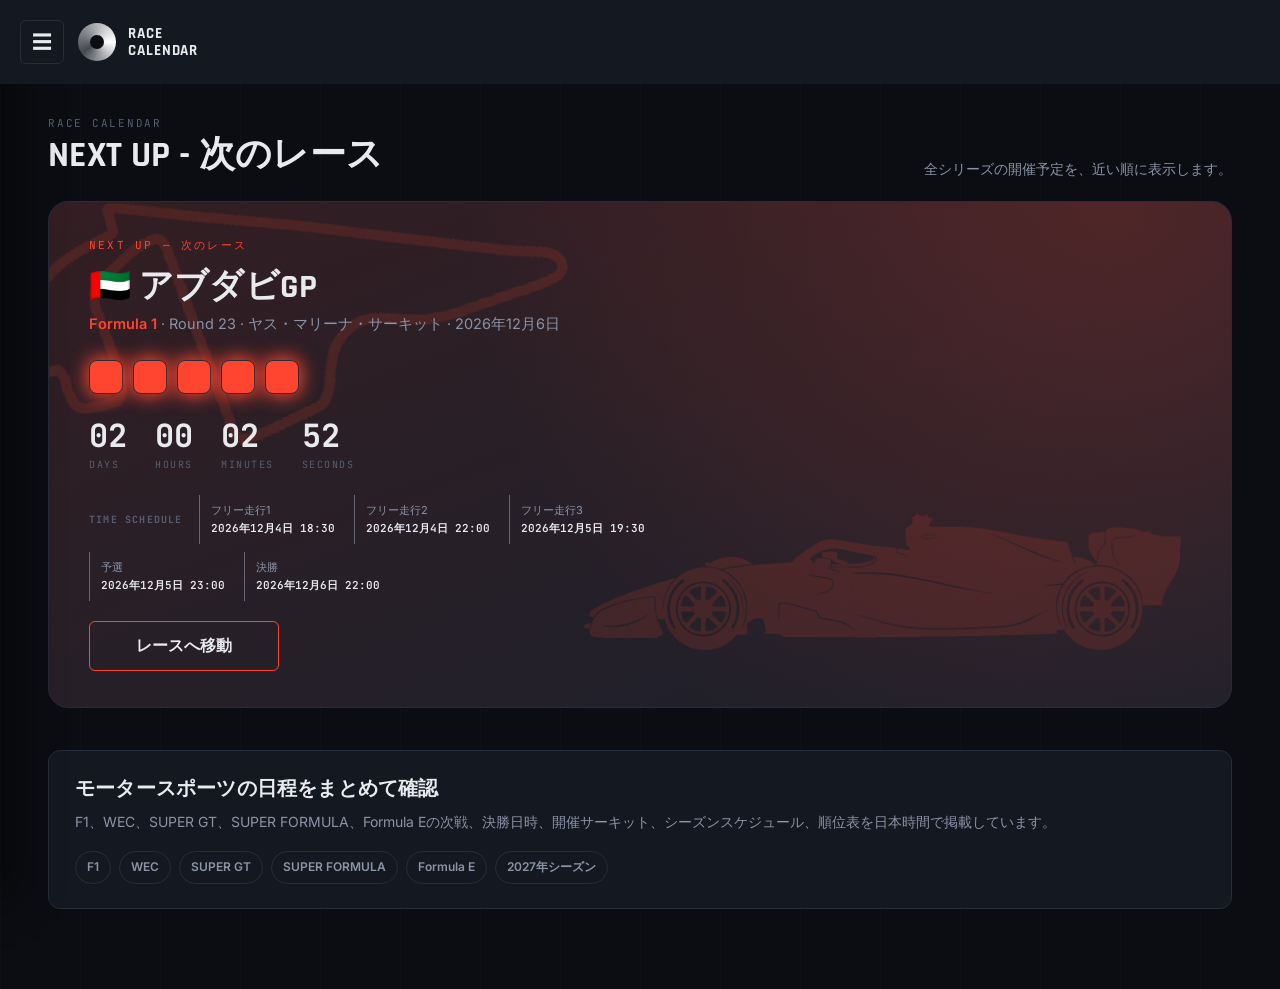
<file: index.html>
<!--
  RACE CALENDAR — モータースポーツ観戦カレンダー
  ================================================
  ファイル構成（すべて同じフォルダに置いて index.html を開いてください。
  サブフォルダは使っていません）:
    index.html            … 画面の骨組み（このファイル）
    styles.css            … 見た目（レイアウト・配色・レスポンシブ対応）
    script.js              … 画面の動作（カレンダー描画・モーダル表示など）
    series-f1.js            ┐
    series-wec.js            │
    series-supergt.js        │ シリーズごとのレースデータ（日程・
    series-superformula.js   │ セッション・順位表）。script.js より
    series-formulae.js      ┘ 集約される
  中身は id="..." を付けた空の入れ物（div など）を用意しておき、
  script.js がその中身を毎回作り直す「描画関数」方式になっています。

  ◆ 車のシルエット／コース図を好きな画像に差し替えたい場合
  各 series-◯◯.js の中で、以下のように「画像ファイルへのパス」を追加すると、
  自動生成の線画の代わりに、その画像をシリーズのテーマカラーで
  表示します。透明PNGを使うと、透明部分を保ったままきれいに表示されます。
  画像は images フォルダに置き、スラッシュ（/）区切りで指定してください。
    ・シリーズ全体の車シルエットを変える → シリーズの "carImage": "images/任意のファイル名.png"
      例）"id": "f1", "carImage": "images/f1-car.png", ...
    ・特定のレース1つのコース図を変える → そのレースの "trackImage": "images/任意のファイル名.png"
      例）{ "round":1, "name":"...", "trackImage":"images/suzuka-map.png", ... }
  透明PNG（背景が透明なシルエットや図）を使うと自然になじみます。
-->
<!DOCTYPE html>
<html lang="ja">
<head>
<meta charset="UTF-8">
<meta name="viewport" content="width=device-width, initial-scale=1.0">
<title>RACE CALENDAR — モータースポーツ観戦カレンダー</title>
<meta name="description" content="F1、WEC、SUPER GT、SUPER FORMULA、Formula Eのレース日程、決勝開始時刻、サーキット、順位表を日本時間でまとめて確認できるモータースポーツカレンダーです。">
<meta name="robots" content="index, follow, max-image-preview:large">
<meta name="google-site-verification" content="Ce-ZVCruUuvqPMZ5EYqpmy9wGQrwwfwDOZL-1CFPQLg">
<meta name="theme-color" content="#10141d">
<meta property="og:locale" content="ja_JP">
<meta property="og:type" content="website">
<meta property="og:site_name" content="RACE CALENDAR">
<meta property="og:title" content="RACE CALENDAR — モータースポーツ観戦カレンダー">
<meta property="og:description" content="主要モータースポーツの次戦、日程、タイムスケジュール、順位表を日本時間で確認できます。">
<meta property="og:url" content="https://racecalendar98.github.io/racecalendar/">
<meta name="twitter:card" content="summary">
<meta name="twitter:title" content="RACE CALENDAR — モータースポーツ観戦カレンダー">
<meta name="twitter:description" content="主要モータースポーツの次戦、日程、タイムスケジュール、順位表を日本時間で確認できます。">
<link rel="canonical" id="canonicalLink" href="https://racecalendar98.github.io/racecalendar/">
<link rel="sitemap" type="application/xml" href="https://racecalendar98.github.io/racecalendar/sitemap.xml">
<link rel="icon" href="favicon.svg" type="image/svg+xml">
<link rel="preconnect" href="https://fonts.googleapis.com">
<link rel="preconnect" href="https://fonts.gstatic.com" crossorigin>
<link href="https://fonts.googleapis.com/css2?family=Rajdhani:wght@500;600;700&family=Inter:wght@400;500;600&family=JetBrains+Mono:wght@400;500;700&display=swap" rel="stylesheet">
<link rel="stylesheet" href="styles.css?v=20260815-mobile-upcoming">
</head>
<body>

<header class="app-header">
  <button class="menu-toggle" id="menuToggle" aria-label="メニューを開く">☰</button>
  <a class="brand" id="homeButton" href="index.html" aria-label="ホームへ戻る">
    <span class="brand-mark"></span>
    <span class="brand-text">RACE<br>CALENDAR</span>
  </a>
</header>

<div class="app">
  <!-- サイドバー：中身の <nav id="seriesNav"> は空のままにしておき、
       JS の renderNav() がシリーズ一覧ボタンを流し込む -->
  <aside class="sidebar" id="sidebar">
    <button class="sidebar-collapse" id="sidebarCollapse" aria-label="サイドバーを折りたたむ" aria-pressed="false">‹</button>
    <div class="sidebar-label">シリーズを選択</div>
    <nav class="series-nav" id="seriesNav"></nav>
    <div class="sidebar-footer">
      <div class="clock-label">現在時刻 (JST)</div>
      <div class="clock" id="clock">--:--:--</div>
    </div>
  </aside>

  <main class="main">
    <!-- ホーム：全シリーズを横断して、直近のレースを表示する -->
    <section class="home-view" id="homeView">
      <div class="home-heading">
        <div>
          <div class="home-eyebrow">RACE CALENDAR</div>
          <h1>NEXT UP - 次のレース</h1>
        </div>
        <p>全シリーズの開催予定を、近い順に表示します。</p>
      </div>
      <div class="home-featured" id="homeFeatured"></div>
      <section class="home-upcoming-section">
        <div class="section-heading"><h2>まもなく開催</h2><span>UPCOMING RACES</span></div>
        <div class="home-upcoming" id="homeUpcoming"></div>
      </section>
      <section class="seo-intro" aria-labelledby="seoIntroTitle">
        <h2 id="seoIntroTitle">モータースポーツの日程をまとめて確認</h2>
        <p>F1、WEC、SUPER GT、SUPER FORMULA、Formula Eの次戦、決勝日時、開催サーキット、シーズンスケジュール、順位表を日本時間で掲載しています。</p>
        <nav class="seo-series-links" aria-label="シリーズ別レースカレンダー">
          <a href="?season=2026&amp;series=f1">F1</a>
          <a href="?season=2026&amp;series=wec">WEC</a>
          <a href="?season=2026&amp;series=supergt">SUPER GT</a>
          <a href="?season=2026&amp;series=superformula">SUPER FORMULA</a>
          <a href="?season=2026&amp;series=formulae">Formula E</a>
          <a href="2027/index.html?season=2027&amp;series=f1">2027年シーズン</a>
        </nav>
      </section>
    </section>

    <div class="series-view" id="seriesView" hidden>
    <div class="series-toolbar"><label class="season-picker" for="seasonSelect"><span>シーズン</span><select id="seasonSelect" aria-label="シーズンを選択"></select></label></div>
    <!-- ヒーロー：次のレース名・カウントダウン・背景の車シルエット。
         中の id 付き要素は renderHero() が毎回書き換える -->
    <section class="hero" id="hero">
      <div class="hero-car" id="heroCar"></div>
      <div class="hero-track" id="heroTrack" aria-hidden="true"></div>
      <div class="hero-content">
        <div class="hero-eyebrow">NEXT UP — 次のレース</div>
        <h1 class="hero-title" id="heroRaceName">読み込み中...</h1>
        <div class="hero-meta" id="heroMeta"></div>
        <div class="lights" id="lights" aria-hidden="true">
          <div class="light"></div><div class="light"></div><div class="light"></div><div class="light"></div><div class="light"></div>
        </div>
        <div class="countdown" id="countdown">
          <div class="cd-block"><span id="cdDays">--</span><label>DAYS</label></div>
          <div class="cd-block"><span id="cdHours">--</span><label>HOURS</label></div>
          <div class="cd-block"><span id="cdMins">--</span><label>MINUTES</label></div>
          <div class="cd-block"><span id="cdSecs">--</span><label>SECONDS</label></div>
        </div>
        <div class="hero-sessions" id="heroSessions" aria-label="タイムスケジュール"></div>
      </div>
    </section>

    <!-- 月間カレンダー：日付マスは renderCalendar() が月替わりのたびに全部作り直す -->
    <section class="calendar-section">
      <div class="cal-header">
        <button class="cal-nav-btn" id="prevMonth" aria-label="前の月">‹</button>
        <h2 id="monthLabel">-</h2>
        <button class="cal-nav-btn" id="nextMonth" aria-label="次の月">›</button>
      </div>
      <div class="cal-grid" id="calGrid"></div>
    </section>

    <!-- シーズンスケジュール一覧：レースカードは renderList() が生成 -->
    <section class="race-list-section">
      <h2 id="listTitle">シーズンスケジュール</h2>
      <div class="race-list" id="raceList"></div>
    </section>

    <!-- 順位表：renderStandings() がシリーズごとの公式データから生成 -->
    <section class="standings-section">
      <h2 id="standingsTitle">ランキング</h2>
      <div class="standings-switch" role="group" aria-label="順位表の表示切り替え">
        <button type="button" class="active" data-standings-mode="drivers">ドライバーズ</button>
        <button type="button" data-standings-mode="teams">チーム</button>
      </div>
      <div class="standings-note" id="standingsNote"></div>
      <div class="standings-table" id="standingsTable"></div>
    </section>
    </div>
  </main>
</div>

<!-- レース詳細モーダル：普段は非表示（.openが付くと画面中央に表示される）。
     openRaceModal() が呼ばれるとこの中身を書き換えて表示する -->
<div class="modal-overlay" id="modalOverlay">
  <div class="modal" role="dialog" aria-modal="true" aria-labelledby="modalRaceName">
    <button class="modal-close" id="modalClose" aria-label="閉じる">✕</button>
    <div class="modal-header">
      <div class="modal-track" id="modalTrack"></div>
      <div class="modal-title">
        <h3 id="modalRaceName">-</h3>
        <div class="sub" id="modalSub">-</div>
      </div>
    </div>
    <div class="modal-section-label">セッションスケジュール</div>
    <div class="session-list" id="modalSessions"></div>
  </div>
</div>

<!-- シリーズごとのデータファイル（レース日程・順位表など）。
     ここに書かれた順番がサイドバーの並び順になる。
     読み込み後、各ファイルが window.SERIES_DATA に自分のシリーズを追加していく。
     script.js（画面の動作を作るメインのコード）は必ずこれらより後で読み込む -->
<script src="series-f1.js"></script>
<script src="series-wec.js?v=20260813-lmgt3-teams"></script>
<script src="series-supergt.js"></script>
<script src="series-superformula.js?v=20260815-simple-race-names"></script>
<script src="series-formulae.js?v=20260818-final-standings"></script>
<script src="home.js?v=20260815-live-home-timer"></script>
<script src="seo.js?v=20260815-sitemap"></script>
<script src="script.js?v=20260815-sitemap"></script>
</body>
</html>
</file>
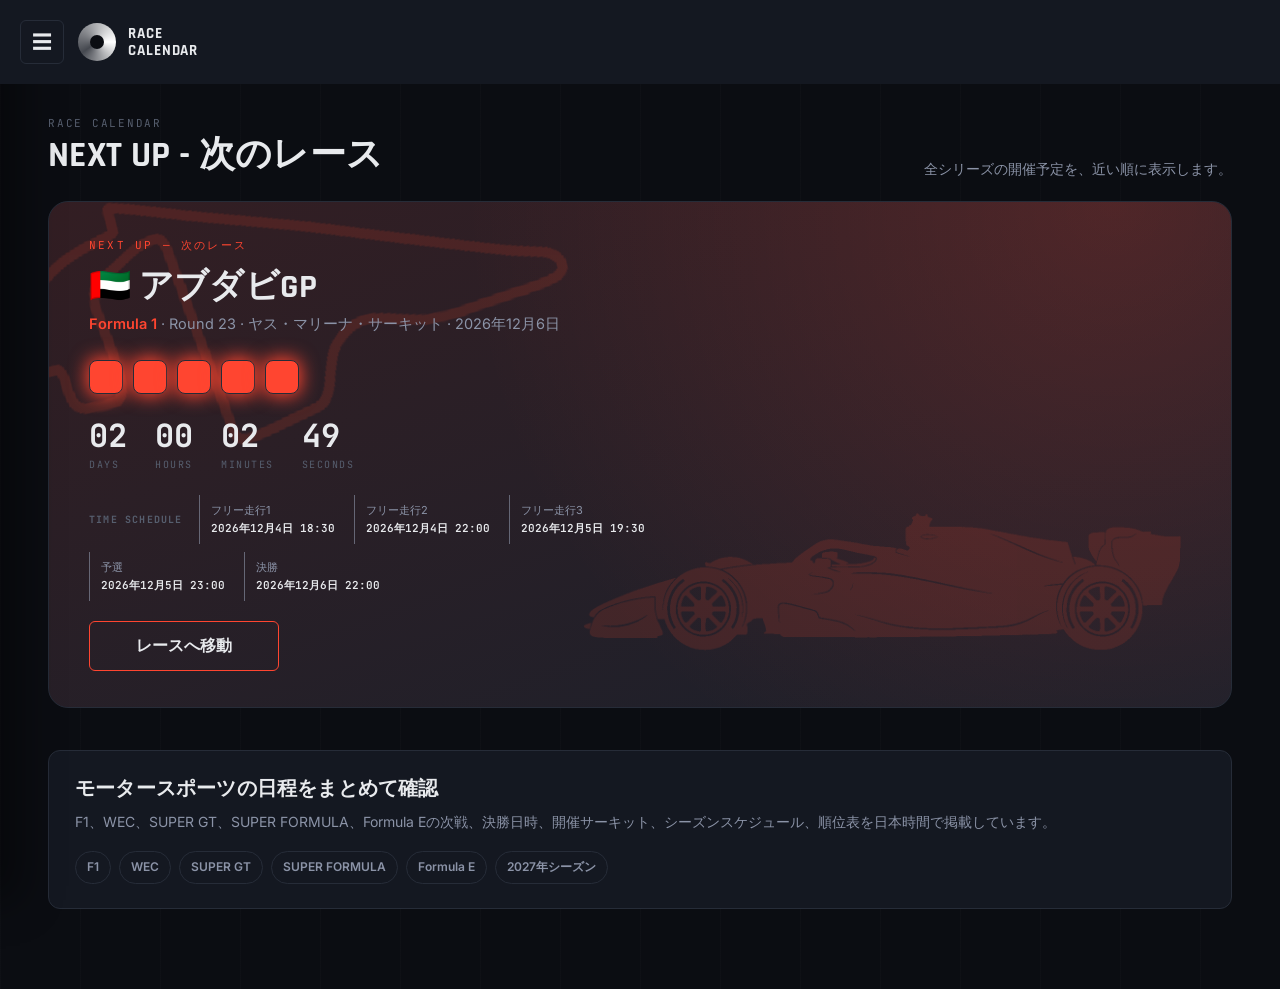
<file: 2027/index.html>
<!--
  RACE CALENDAR — モータースポーツ観戦カレンダー
  ================================================
  ファイル構成（すべて同じフォルダに置いて index.html を開いてください。
  サブフォルダは使っていません）:
    index.html            … 画面の骨組み（このファイル）
    styles.css            … 見た目（レイアウト・配色・レスポンシブ対応）
    script.js              … 画面の動作（カレンダー描画・モーダル表示など）
    series-f1.js            ┐
    series-wec.js            │
    series-supergt.js        │ シリーズごとのレースデータ（日程・
    series-superformula.js   │ セッション・順位表）。script.js より
    series-formulae.js      ┘ 集約される
  中身は id="..." を付けた空の入れ物（div など）を用意しておき、
  script.js がその中身を毎回作り直す「描画関数」方式になっています。

  ◆ 車のシルエット／コース図を好きな画像に差し替えたい場合
  各 series-◯◯.js の中で、以下のように「画像ファイルへのパス」を追加すると、
  自動生成の線画の代わりに、その画像をシリーズのテーマカラーで
  表示します。透明PNGを使うと、透明部分を保ったままきれいに表示されます。
  画像は images フォルダに置き、スラッシュ（/）区切りで指定してください。
    ・シリーズ全体の車シルエットを変える → シリーズの "carImage": "../images/任意のファイル名.png"
      例）"id": "f1", "carImage": "../images/f1-car.png", ...
    ・特定のレース1つのコース図を変える → そのレースの "trackImage": "../maps/任意のファイル名.png"
      例）{ "round":1, "name":"...", "trackImage":"../maps/suzuka-map.png", ... }
  透明PNG（背景が透明なシルエットや図）を使うと自然になじみます。
-->
<!DOCTYPE html>
<html lang="ja">
<head>
<meta charset="UTF-8">
<meta name="viewport" content="width=device-width, initial-scale=1.0">
<title>2027年 モータースポーツ日程 | RACE CALENDAR</title>
<meta name="description" content="2027年のF1、WEC、SUPER GT、SUPER FORMULA、Formula Eの日程、決勝開始時刻、開催サーキットを日本時間で確認できます。">
<meta name="robots" content="index, follow, max-image-preview:large">
<meta name="theme-color" content="#10141d">
<meta property="og:locale" content="ja_JP">
<meta property="og:type" content="website">
<meta property="og:site_name" content="RACE CALENDAR">
<meta property="og:title" content="2027年 モータースポーツ日程 | RACE CALENDAR">
<meta property="og:description" content="2027年の主要モータースポーツの日程と開催サーキットを確認できます。">
<meta property="og:url" content="https://racecalendar98.github.io/racecalendar/2027/">
<meta name="twitter:card" content="summary">
<meta name="twitter:title" content="2027年 モータースポーツ日程 | RACE CALENDAR">
<meta name="twitter:description" content="2027年の主要モータースポーツの日程と開催サーキットを確認できます。">
<link rel="canonical" id="canonicalLink" href="https://racecalendar98.github.io/racecalendar/2027/">
<link rel="sitemap" type="application/xml" href="https://racecalendar98.github.io/racecalendar/sitemap.xml">
<link rel="icon" href="../favicon.svg" type="image/svg+xml">
<link rel="preconnect" href="https://fonts.googleapis.com">
<link rel="preconnect" href="https://fonts.gstatic.com" crossorigin>
<link href="https://fonts.googleapis.com/css2?family=Rajdhani:wght@500;600;700&family=Inter:wght@400;500;600&family=JetBrains+Mono:wght@400;500;700&display=swap" rel="stylesheet">
<link rel="stylesheet" href="styles.css?v=20260815-f1-awaiting">
</head>
<body>

<header class="app-header">
  <button class="menu-toggle" id="menuToggle" aria-label="メニューを開く">☰</button>
  <a class="brand" id="homeButton" href="../index.html" aria-label="ホームへ戻る">
    <span class="brand-mark"></span>
    <span class="brand-text">RACE<br>CALENDAR</span>
  </a>
</header>

<div class="app">
  <!-- サイドバー：中身の <nav id="seriesNav"> は空のままにしておき、
       JS の renderNav() がシリーズ一覧ボタンを流し込む -->
  <aside class="sidebar" id="sidebar">
    <button class="sidebar-collapse" id="sidebarCollapse" aria-label="サイドバーを折りたたむ" aria-pressed="false">‹</button>
    <div class="sidebar-label">シリーズを選択</div>
    <nav class="series-nav" id="seriesNav"></nav>
    <div class="sidebar-footer">
      <div class="clock-label">現在時刻 (JST)</div>
      <div class="clock" id="clock">--:--:--</div>
    </div>
  </aside>

  <main class="main">
    <!-- ホーム：全シリーズを横断して、直近のレースを表示する -->
    <section class="home-view" id="homeView">
      <div class="home-heading">
        <div>
          <div class="home-eyebrow">RACE CALENDAR</div>
          <h1>NEXT UP - 次のレース</h1>
        </div>
        <p>全シリーズの開催予定を、近い順に表示します。</p>
      </div>
      <div class="home-featured" id="homeFeatured"></div>
      <section class="home-upcoming-section">
        <div class="section-heading"><h2>まもなく開催</h2><span>UPCOMING RACES</span></div>
        <div class="home-upcoming" id="homeUpcoming"></div>
      </section>
      <section class="seo-intro" aria-labelledby="seoIntroTitle">
        <h2 id="seoIntroTitle">2027年のモータースポーツ日程</h2>
        <p>F1、WEC、SUPER GT、SUPER FORMULA、Formula Eの決勝日、開催サーキット、シーズンスケジュールを掲載しています。</p>
        <nav class="seo-series-links" aria-label="2027年シリーズ別レースカレンダー">
          <a href="?season=2027&amp;series=f1">F1</a>
          <a href="?season=2027&amp;series=wec">WEC</a>
          <a href="?season=2027&amp;series=supergt">SUPER GT</a>
          <a href="?season=2027&amp;series=superformula">SUPER FORMULA</a>
          <a href="?season=2027&amp;series=formulae">Formula E</a>
          <a href="../index.html?season=2026&amp;series=f1">2026年シーズン</a>
        </nav>
      </section>
    </section>

    <div class="series-view" id="seriesView" hidden>
    <div class="series-toolbar"><label class="season-picker" for="seasonSelect"><span>シーズン</span><select id="seasonSelect" aria-label="シーズンを選択"></select></label></div>
    <!-- ヒーロー：次のレース名・カウントダウン・背景の車シルエット。
         中の id 付き要素は renderHero() が毎回書き換える -->
    <section class="hero" id="hero">
      <div class="hero-car" id="heroCar"></div>
      <div class="hero-track" id="heroTrack" aria-hidden="true"></div>
      <div class="hero-content">
        <div class="hero-eyebrow">NEXT UP — 次のレース</div>
        <h1 class="hero-title" id="heroRaceName">読み込み中...</h1>
        <div class="hero-meta" id="heroMeta"></div>
        <div class="lights" id="lights" aria-hidden="true">
          <div class="light"></div><div class="light"></div><div class="light"></div><div class="light"></div><div class="light"></div>
        </div>
        <div class="countdown" id="countdown">
          <div class="cd-block"><span id="cdDays">--</span><label>DAYS</label></div>
          <div class="cd-block"><span id="cdHours">--</span><label>HOURS</label></div>
          <div class="cd-block"><span id="cdMins">--</span><label>MINUTES</label></div>
          <div class="cd-block"><span id="cdSecs">--</span><label>SECONDS</label></div>
        </div>
        <div class="hero-sessions" id="heroSessions" aria-label="タイムスケジュール"></div>
      </div>
    </section>

    <!-- 月間カレンダー：日付マスは renderCalendar() が月替わりのたびに全部作り直す -->
    <section class="calendar-section">
      <div class="cal-header">
        <button class="cal-nav-btn" id="prevMonth" aria-label="前の月">‹</button>
        <h2 id="monthLabel">-</h2>
        <button class="cal-nav-btn" id="nextMonth" aria-label="次の月">›</button>
      </div>
      <div class="cal-grid" id="calGrid"></div>
    </section>

    <!-- シーズンスケジュール一覧：レースカードは renderList() が生成 -->
    <section class="race-list-section">
      <h2 id="listTitle">シーズンスケジュール</h2>
      <div class="race-list" id="raceList"></div>
    </section>

    <!-- 順位表：renderStandings() がシリーズごとの順位データから生成 -->
    <section class="standings-section">
      <h2 id="standingsTitle">ランキング</h2>
      <div class="standings-switch" role="group" aria-label="順位表の表示切り替え">
        <button type="button" class="active" data-standings-mode="drivers">ドライバーズ</button>
        <button type="button" data-standings-mode="teams">チーム</button>
      </div>
      <div class="standings-note" id="standingsNote"></div>
      <div class="standings-table" id="standingsTable"></div>
    </section>
    </div>
  </main>
</div>

<!-- レース詳細モーダル：普段は非表示（.openが付くと画面中央に表示される）。
     openRaceModal() が呼ばれるとこの中身を書き換えて表示する -->
<div class="modal-overlay" id="modalOverlay">
  <div class="modal" role="dialog" aria-modal="true" aria-labelledby="modalRaceName">
    <button class="modal-close" id="modalClose" aria-label="閉じる">✕</button>
    <div class="modal-header">
      <div class="modal-track" id="modalTrack"></div>
      <div class="modal-title">
        <h3 id="modalRaceName">-</h3>
        <div class="sub" id="modalSub">-</div>
      </div>
    </div>
    <div class="modal-section-label">セッションスケジュール</div>
    <div class="session-list" id="modalSessions"></div>
  </div>
</div>

<!-- シリーズごとのデータファイル（レース日程・順位表など）。
     ここに書かれた順番がサイドバーの並び順になる。
     読み込み後、各ファイルが window.SERIES_DATA に自分のシリーズを追加していく。
     script.js（画面の動作を作るメインのコード）は必ずこれらより後で読み込む -->
<script src="series-f1.js?v=20260815-f1-awaiting"></script>
<script src="series-wec.js?v=20260815-shared-assets"></script>
<script src="series-supergt.js?v=20260815-shared-assets"></script>
<script src="series-superformula.js?v=20260815-shared-assets"></script>
<script src="series-formulae.js?v=20260815-brandshatch-png"></script>
<script src="home.js?v=20260815-live-home-timer"></script>
<script src="../seo.js?v=20260815-sitemap"></script>
<script src="script.js?v=20260815-f1-awaiting"></script>
</body>
</html>
</file>
<file: styles.css>
/* ==========================================================
     配色・共通トークン
     ここで定義した色や角丸のサイズを、下のあらゆるパーツが
     var(--◯◯) の形で参照している。色を変えたい時はここだけ直せばよい。
     --accent は「現在選択中のシリーズの色」を指し、
     JavaScript 側で switch のたびに document.documentElement の
     スタイルとして書き換えている（例: var(--red) → var(--blue)）。
     ========================================================== */
  :root{
    --bg:#0B0D12;          /* ページ全体の背景色（濃いアスファルト色） */
    --surface:#141821;      /* カードやサイドバーなど「面」の背景色 */
    --surface-alt:#1B202B;  /* surface よりわずかに明るい面（ホバー時など） */
    --line:#262C38;         /* 境界線の色 */
    --text:#E8EAED;         /* 主要な文字色 */
    --text-dim:#8B93A7;     /* 補助的な文字色（サーキット名など） */
    --text-faint:#565E6E;   /* さらに目立たせない文字色（ラベルなど） */
    /* --- 各レースシリーズのテーマカラー（色見本） --- */
    --red:#FF4530;      /* F1 */
    --amber:#FFB020;    /* SUPER GT */
    --green:#3DFF8C;    /* 決勝スタートランプ点灯時の色にも使用 */
    --blue:#3DA8FF;     /* WEC */
    --purple:#B47DFF;   /* 予備 */
    --orange:#FF8A3D;   /* SUPER FORMULA */
    --teal:#2DD4BF;     /* SUPER耐久 */
    --lime:#C6FF3D;     /* Formula E */
    --pink:#FF5FA8;     /* 予備 */
    --gold:#FFC94D;     /* 順位表の1位ハイライト用 */
    --radius-s:6px;   /* 小さい角丸（ボタンなど） */
    --radius-m:12px;  /* 中くらいの角丸（カードなど） */
    --radius-l:20px;  /* 大きい角丸（セクション全体など） */
    --accent: var(--red); /* 現在選択中シリーズのテーマカラー（JSで動的に切替） */
  }

  /* ページ全体の初期化（余白リセット・箱の計算方法を統一） */
  *{box-sizing:border-box; margin:0; padding:0;}
  html{scroll-behavior:smooth;}
  body{
    background:var(--bg);
    color:var(--text);
    font-family:'Inter', sans-serif;
    min-height:100vh;
    background-image:repeating-linear-gradient(90deg, rgba(255,255,255,0.015) 0px, rgba(255,255,255,0.015) 1px, transparent 1px, transparent 80px);
  }
  /* ホームは無地、シリーズ画面だけ選択中のテーマカラーで背景を染める。 */
  body.series-active{
    background-image:
      radial-gradient(circle at 85% -10%, color-mix(in srgb, var(--accent) 16%, transparent), transparent 42%),
      repeating-linear-gradient(90deg, rgba(255,255,255,0.015) 0px, rgba(255,255,255,0.015) 1px, transparent 1px, transparent 80px);
  }

  h1,h2,h3{font-family:'Rajdhani', sans-serif; font-weight:700; letter-spacing:0.01em;}
  ::selection{ background:var(--accent); color:#0B0D12; }
  a, button{ font-family:inherit; }

  /* ==========================================================
     全体レイアウト
     画面は「サイドバー（左）＋メイン（右）」の横並び(flex)構成。
     スマホ幅では .menu-toggle（ハンバーガーボタン）でサイドバーの
     表示/非表示を切り替える（詳しくは末尾の @media 参照）。
     ========================================================== */
  .app{ display:flex; min-height:100vh; }

  .app-header{
    position:fixed; inset:0 0 auto 0; z-index:70; height:84px;
    display:flex; align-items:center; gap:14px; padding:0 20px;
    background:var(--surface); border-bottom:0;
    backdrop-filter:blur(14px); -webkit-backdrop-filter:blur(14px);
  }

  /* PC・スマホ共通のサイドバー開閉ボタン */
  .menu-toggle{
    display:block;
    position:static; flex:none;
    width:44px; height:44px;
    background:var(--surface); border:1px solid var(--line);
    color:var(--text); border-radius:var(--radius-s);
    font-size:20px; cursor:pointer;
  }

  /* 左側のサイドバー本体（シリーズ切替ナビ＋現在時刻） */
  .sidebar{
    width:260px; min-width:260px;
    background:var(--surface);
    border-right:0;
    padding:94px 20px 28px;
    display:flex; flex-direction:column;
    position:fixed; left:0; top:0; height:100vh;
    overflow-y:auto; z-index:50; transform:translateX(-100%);
    box-shadow:20px 0 40px rgba(0,0,0,0.4); transition:transform .25s ease;
  }
  .sidebar.open{ transform:translateX(0); }

  .brand{ display:flex; align-items:center; gap:12px; position:static; margin:0; background:none; border:0; cursor:pointer; text-align:left; text-decoration:none; }
  .brand:focus-visible,.sidebar-collapse:focus-visible{ outline:2px solid var(--accent); outline-offset:3px; }
  .brand-mark{
    width:38px; height:38px; border-radius:50%;
    background:conic-gradient(from 90deg, #fff, #ffffff35 40%, #fff);
    display:flex; align-items:center; justify-content:center;
    position:relative; flex:none;
  }
  body.series-active .brand-mark{
    background:conic-gradient(from 90deg, var(--accent), #fff2 40%, var(--accent));
  }
  .brand-mark::after{
    content:""; width:14px; height:14px; border-radius:50%;
    background:var(--bg);
  }
  .brand-text{
    font-family:'Rajdhani', sans-serif; font-weight:700;
    font-size:15px; line-height:1.15; letter-spacing:0.06em; color:var(--text);
  }
  .sidebar-collapse{
    display:none;
    position:absolute; right:12px; left:auto; top:32px; z-index:2; width:30px; height:30px;
    border:1px solid var(--line); border-radius:50%; background:var(--surface-alt); color:var(--text-dim);
    cursor:pointer; font-size:22px; line-height:1; transition:transform .22s ease, color .15s ease;
  }
  .sidebar-collapse:hover{ color:var(--text); border-color:var(--accent); }
  .sidebar.collapsed{ width:78px; min-width:78px; padding:94px 14px 28px; overflow:visible; }
  .sidebar.collapsed .sidebar-label,.sidebar.collapsed .series-btn span:not(.dot),.sidebar.collapsed .sidebar-footer{ display:none; }
  .sidebar.collapsed .series-btn{ justify-content:center; padding:12px; }
  .sidebar.collapsed .sidebar-collapse{
    /* 折りたたみ時はロゴアイコンの横、サイドバー外側に表示する */
    right:-112px; left:auto; top:32px; transform:rotate(180deg);
  }

  .series-toolbar{ display:flex; justify-content:flex-end; margin-bottom:16px; }
  .season-picker{ display:flex; flex-direction:column; gap:6px; width:154px; }
  .season-picker span{ font-family:'JetBrains Mono',monospace; font-size:10px; letter-spacing:.13em; color:var(--text-faint); }
  .season-picker select{ width:100%; appearance:none; background:var(--surface-alt); color:var(--text); border:1px solid var(--line); border-radius:var(--radius-s); padding:9px 11px; font:600 13px 'JetBrains Mono',monospace; cursor:pointer; }
  .season-picker select:focus-visible{ outline:2px solid var(--accent); outline-offset:2px; }

  .sidebar-label{
    font-family:'JetBrains Mono', monospace; font-size:11px;
    letter-spacing:0.12em; color:var(--text-faint); margin-bottom:14px;
    text-transform:uppercase;
  }

  /* シリーズ切替ボタンの並び（中身は JS の renderNav() が生成する） */
  .series-nav{ display:flex; flex-direction:column; gap:4px; }
  .series-btn{
    display:flex; align-items:center; gap:12px;
    background:transparent; border:1px solid transparent;
    color:var(--text-dim); text-align:left;
    padding:10px 12px; border-radius:var(--radius-s);
    cursor:pointer; font-size:13.5px; font-weight:500;
    width:100%; text-decoration:none;
    transition:background .15s ease, color .15s ease, border-color .15s ease;
  }
  .series-btn .dot{
    width:9px; height:9px; border-radius:50%; flex:none;
    background:var(--dot-color, var(--text-faint));
    box-shadow:0 0 0 3px transparent;
    transition:box-shadow .15s ease;
  }
  .series-btn:hover{ background:var(--surface-alt); color:var(--text); }
  .series-btn:focus-visible{ outline:2px solid var(--accent); outline-offset:2px; }
  .series-btn.active{ background:var(--surface-alt); color:var(--text); border-color:var(--line); }
  .series-btn.active .dot{ box-shadow:0 0 0 3px color-mix(in srgb, var(--dot-color) 25%, transparent); }
  .series-btn .count{ margin-left:auto; font-family:'JetBrains Mono', monospace; font-size:11px; color:var(--text-faint); }
  .home-nav-btn{ margin-bottom:6px; }

  .sidebar-footer{ margin-top:auto; padding-top:24px; border-top:1px solid var(--line); }
  .clock-label{ font-family:'JetBrains Mono', monospace; font-size:10px; letter-spacing:0.15em; color:var(--text-faint); }
  .clock{ font-family:'JetBrains Mono', monospace; font-size:22px; color:var(--text); margin-top:4px; }

  /* ==========================================================
     メインエリア（右側）
     上から「ヒーロー（次のレース情報）」→「カレンダー」→
     「シーズンスケジュール一覧」→「順位表」の縦積み構成。
     ========================================================== */
  /* PC幅で画面いっぱいに広がるよう、横幅の上限(max-width)は設けていない。
     サイドバー(260px)を除いた残りの幅すべてを .main が使う */
  .main{ flex:1; width:100%; min-width:0; margin-left:0; padding:116px 48px 80px; transition:margin-left .25s ease, width .25s ease; }

  @media (min-width: 881px){
    .sidebar.open + .main{
      width:calc(100% - 260px);
      margin-left:260px;
    }
  }

  /* ホーム画面 */
  .home-heading{ display:flex; justify-content:space-between; align-items:end; gap:24px; margin-bottom:22px; }
  .home-eyebrow,.section-heading span{ font-family:'JetBrains Mono',monospace; font-size:11px; letter-spacing:.16em; color:var(--text-faint); }
  .home-heading h1{ font-size:36px; color:var(--text); }
  .home-heading p{ color:var(--text-dim); font-size:14px; }
  .home-featured{ --panel-accent:var(--home-color,var(--accent)); position:relative; overflow:hidden; min-height:260px; padding:36px 40px; border:1px solid var(--line); border-radius:var(--radius-l); background:linear-gradient(160deg, color-mix(in srgb, var(--panel-accent) 13%, var(--surface)) 0%, var(--surface-alt) 100%); margin-bottom:34px; }
  .home-featured::before{
    content:""; position:absolute; inset:0;
    background:radial-gradient(circle at 90% 0%, color-mix(in srgb, var(--panel-accent) 18%, transparent), transparent 55%);
    pointer-events:none;
  }
  .home-featured-content{ position:relative; z-index:1; max-width:720px; }
  .home-featured-car{ position:absolute; right:50px; bottom:-22px; z-index:0; width:600px; max-width:52%; opacity:.14; pointer-events:none; }
  .home-featured-car img,.home-featured-car svg{ display:block; width:100%; height:auto; }
  .home-featured-track{ position:absolute; z-index:0; left:-190px; top:-246px; bottom:auto; opacity:.14; transform:rotate(-13deg); pointer-events:none; }
  .home-featured-track .track-icon-img{ display:block; }
  .home-featured .hero-eyebrow{ color:var(--home-color,var(--accent)); }
  .home-featured .hero-meta .series-tag{ color:var(--home-color,var(--accent)); }
  .home-featured .home-countdown{ margin-bottom:24px; }
  .home-featured .home-sessions{ margin:0 0 20px; }
  .race-link-btn{ display:inline-flex; align-items:center; justify-content:center; padding:10px 15px; border:1px solid var(--home-color,var(--accent)); border-radius:var(--radius-s); background:transparent; color:var(--text); font-weight:600; cursor:pointer; text-decoration:none; transition:background .15s ease, color .15s ease; }
  .featured-race-link{ min-width:190px; min-height:50px; padding:13px 22px; font-size:16px; }
  .race-link-btn:hover{ background:var(--home-color,var(--accent)); color:var(--bg); }
  .section-heading{ display:flex; align-items:baseline; justify-content:space-between; margin-bottom:16px; }
  .section-heading h2{ font-size:22px; color:var(--text); }
  .home-upcoming{ display:flex; flex-direction:column; gap:10px; }
  .upcoming-card{ --home-color:var(--accent); position:relative; overflow:hidden; background:var(--surface); border:1px solid var(--line); border-left:4px solid var(--home-color); border-radius:var(--radius-m); padding:22px 24px; display:grid; grid-template-columns:185px 64px 190px minmax(0,1fr) auto; align-items:center; column-gap:18px; min-height:148px; }
  .upcoming-when{ grid-column:1; grid-row:1 / span 2; display:flex; flex-direction:column; gap:4px; }
  .upcoming-date{ font-family:'JetBrains Mono',monospace; font-size:13px; color:var(--text-dim); }
  .upcoming-days{ color:var(--home-color); font-family:'JetBrains Mono',monospace; font-size:42px; line-height:1; letter-spacing:-.06em; }
  .upcoming-days small{ font-size:15px; letter-spacing:0; margin-left:5px; }
  .upcoming-track{ grid-column:2; grid-row:1 / span 2; display:flex; align-items:center; justify-content:center; z-index:1; }
  .upcoming-track .track-icon-img{ display:block; }
  .upcoming-series{ grid-column:3; grid-row:1 / span 2; color:var(--text-dim); font-size:14px; font-weight:600; }
  .upcoming-card h3{ grid-column:4; grid-row:1; color:var(--text); font-size:24px; line-height:1.1; margin-bottom:5px; z-index:1; }
  .upcoming-circuit{ grid-column:4; grid-row:2; color:var(--text-dim); font-size:14px; line-height:1.4; z-index:1; }
  .upcoming-card .race-link-btn{ grid-column:5; grid-row:1 / span 2; width:140px; font-size:14px; z-index:1; }
  .upcoming-car{ position:absolute; right:300px; bottom:-22px; width:350px; opacity:.08; pointer-events:none; }
  .upcoming-car img,.upcoming-car svg{ display:block; width:100%; height:auto ;}
  .seo-intro{ margin-top:42px; padding:24px 26px; border:1px solid var(--line); border-radius:var(--radius-m); background:var(--surface); }
  .seo-intro h2{ color:var(--text); font-size:20px; margin-bottom:8px; }
  .seo-intro p{ color:var(--text-dim); font-size:14px; line-height:1.75; }
  .seo-series-links{ display:flex; flex-wrap:wrap; gap:8px; margin-top:16px; }
  .seo-series-links a{ padding:7px 11px; border:1px solid var(--line); border-radius:999px; color:var(--text-dim); font-size:12px; font-weight:600; text-decoration:none; }
  .seo-series-links a:hover{ border-color:var(--text-faint); color:var(--text); }
  .seo-series-links a:focus-visible{ outline:2px solid var(--accent); outline-offset:2px; }

  /* ヒーローセクション：次のレース名・カウントダウン・背景の車シルエット */
  .hero{
    --panel-accent:var(--accent);
    background:linear-gradient(160deg, color-mix(in srgb, var(--accent) 13%, var(--surface)) 0%, var(--surface-alt) 100%);
    border:1px solid var(--line);
    border-radius:var(--radius-l);
    padding:36px 40px;
    position:relative;
    overflow:hidden;
    margin-bottom:36px;
  }
  .hero::before{
    content:""; position:absolute; inset:0;
    background:radial-gradient(circle at 90% 0%, color-mix(in srgb, var(--accent) 18%, transparent), transparent 55%);
    pointer-events:none;
  }
  /* 背景に薄く表示する「そのシリーズの車シルエット」（JSのcarSVG()が中身を生成） */
  .hero-car{
    position:absolute; right:-10px; bottom:-14px; width:380px; max-width:52%;
    opacity:0.14; pointer-events:none; z-index:0; transition:opacity .3s ease;
  }
  .hero-track{
    position:absolute; left:-190px; top:-246px; bottom:auto; z-index:0; opacity:.14;
    transform:rotate(-13deg); pointer-events:none;
  }
  .hero-track .track-icon-img{ display:block; }
  .hero-car svg{ width:100%; height:auto; display:block; }
  /* 通常の画像表示に色フィルターを適用する。ローカルファイルを直接開く場合も安定して表示される。 */
  .tinted-image{
    display:block;
    filter:var(--image-filter, none);
  }
  .hero-car-img{
    width:150%; height:auto; object-fit:contain;max-width:200%;
    position:absolute; right:30px; bottom:-14px;
  }

  /* 文字エリアと背景の車が重なり始める幅では、コース図を優先する。 */
  @media (max-width: 1180px){
    .hero-car,.home-featured-car,.upcoming-car{ display:none; }
  }
  /* コース図は正方形の枠内に収める */
  .track-icon-img{
    display:inline-block; flex:none; object-fit:contain;
  }
  /* 文字情報は z-index:1 で車シルエットより手前に表示し、読みやすさを確保 */
  .hero-content{ position:relative; z-index:1; }
  .hero-sessions{ display:flex; flex-wrap:wrap; align-items:stretch; gap:8px; margin:20px 0 18px; max-width:880px; }
  .hero-sessions-title{ display:flex; align-items:center; padding-right:8px; color:var(--text-faint); font-family:'JetBrains Mono',monospace; font-size:10px; font-weight:700; letter-spacing:.12em; }
  .hero-session{ display:flex; flex-direction:column; justify-content:center; gap:3px; min-width:142px; padding:8px 11px; }
  .hero-sessions-title + .hero-session,
  .hero-session + .hero-session{ border-left:1px solid color-mix(in srgb, var(--text-dim) 62%, transparent); }
  .hero-session span{ color:var(--text-dim); font-size:11px; }
  .hero-session strong{ color:var(--text); font-family:'JetBrains Mono',monospace; font-size:11px; font-weight:600; white-space:nowrap; }
  .hero-eyebrow{ font-family:'JetBrains Mono', monospace; font-size:11px; letter-spacing:0.2em; color:var(--accent); margin-bottom:10px; }
  .hero-title{ font-size:34px; color:var(--text); margin-bottom:6px; }
  .hero-meta{ color:var(--text-dim); font-size:14.5px; margin-bottom:26px; }
  .hero-meta .series-tag{ color:var(--accent); font-weight:600; }

  /* F1の「スタートランプ」を模した5つのランプ。残り日数が少ないほど
     点灯数が増え、レース当日は緑（.go）になる（JSのsetLights()が制御） */
  .lights{ display:flex; gap:10px; margin-bottom:26px; }
  .light{ width:34px; height:34px; border-radius:8px; background:#2a1210; border:1px solid var(--line); transition:background .3s ease, box-shadow .3s ease; }
  .light.on{ background:var(--red); box-shadow:0 0 18px 2px color-mix(in srgb, var(--red) 70%, transparent); }
  .light.go{ background:var(--green); box-shadow:0 0 18px 2px color-mix(in srgb, var(--green) 70%, transparent); }

  /* 残り日数・時・分・秒を表示するカウントダウン表示（DAYS/HOURS/MIN/SEC） */
  .countdown{ display:flex; gap:28px; flex-wrap:wrap; }
  .cd-block{ display:flex; flex-direction:column; }
  .cd-block span{ font-family:'JetBrains Mono', monospace; font-size:32px; font-weight:700; color:var(--text); line-height:1; }
  .cd-block label{ font-family:'JetBrains Mono', monospace; font-size:10px; letter-spacing:0.15em; color:var(--text-faint); margin-top:6px; }

  /* 月間カレンダー：開催日のマスだけ色付き＆クリック可能になる
     （中身はJSのrenderCalendar()が月替わりのたびに作り直す） */
  .calendar-section{ background:var(--surface); border:1px solid var(--line); border-radius:var(--radius-l); padding:28px 30px; margin-bottom:36px; }
  .cal-header{ display:flex; align-items:center; justify-content:space-between; margin-bottom:20px; }
  .cal-header h2{ font-size:20px; color:var(--text); }
  .cal-nav-btn{ width:34px; height:34px; border-radius:var(--radius-s); background:var(--surface-alt); border:1px solid var(--line); color:var(--text-dim); cursor:pointer; font-size:16px; }
  .cal-nav-btn:hover{ color:var(--text); border-color:var(--accent); }
  .cal-nav-btn:focus-visible{ outline:2px solid var(--accent); outline-offset:2px; }

  .cal-grid{ display:grid; grid-template-columns:repeat(7, 1fr); gap:6px; }
  .cal-dow{ text-align:center; font-family:'JetBrains Mono', monospace; font-size:11px; color:var(--text-faint); padding-bottom:8px; letter-spacing:0.08em; }
  .cal-day{
    /* PC幅で列(1fr)が広がっても、セルの高さは一定の範囲に収まるようにして
       中身が空っぽの巨大な正方形にならないようにする（aspect-ratio指定はしない） */
    height:clamp(44px, 6vw, 72px);
    border-radius:var(--radius-s); background:var(--surface-alt);
    display:flex; flex-direction:column; align-items:center; justify-content:center;
    font-family:'JetBrains Mono', monospace; font-size:13px; color:var(--text-dim);
    position:relative;
  }
  .cal-day.empty{ background:transparent; }
  .cal-day.today{ box-shadow:inset 0 0 0 1.5px var(--text-faint); }
  .cal-day.race-day{ background:color-mix(in srgb, var(--accent) 16%, var(--surface-alt)); color:var(--text); cursor:pointer; font-weight:600; }
  .cal-day.race-day:hover{ background:color-mix(in srgb, var(--accent) 32%, var(--surface-alt)); }
  .cal-day.race-day::after{ content:""; position:absolute; bottom:5px; width:5px; height:5px; border-radius:50%; background:var(--accent); }
  .cal-day:focus-visible{ outline:2px solid var(--accent); outline-offset:2px; }

  /* シーズンスケジュール一覧：1レース＝1枚のカード。
     クリックするとそのレースの詳細（セッション日程）がモーダルで開く
     （中身はJSのrenderList()が生成、クリック処理はopenRaceModal()） */
  .race-list-section h2{ font-size:20px; margin-bottom:18px; color:var(--text); }
  .race-list{ display:flex; flex-direction:column; gap:10px; margin-bottom:36px; }
  .race-card{
    background:var(--surface); border:1px solid var(--line); border-left:3px solid var(--accent);
    border-radius:var(--radius-m); padding:14px 20px;
    display:grid; grid-template-columns:56px 48px 1fr auto; align-items:center; gap:16px;
    color:inherit; text-decoration:none; cursor:pointer; transition:transform .15s ease, border-color .15s ease;
  }
  .race-card:hover{ border-color:var(--accent); transform:translateY(-1px); }
  .race-card:focus-visible{ outline:2px solid var(--accent); outline-offset:2px; }
  .race-round{ font-family:'JetBrains Mono', monospace; font-size:11px; color:var(--text-faint); display:flex; flex-direction:column; gap:2px; }
  .race-round strong{ font-size:18px; color:var(--accent); font-family:'JetBrains Mono',monospace; }
  .race-track{ display:flex; align-items:center; justify-content:center; }
  .race-info h3{ font-size:16px; color:var(--text); margin-bottom:3px; font-weight:600; }
  .race-info .circuit{ font-size:12.5px; color:var(--text-dim); }
  .race-date{ font-family:'JetBrains Mono', monospace; font-size:13px; color:var(--text-dim); text-align:right; white-space:nowrap; }
  .race-card.past{ opacity:0.45; }

  /* 順位表：選択中シリーズのドライバー/チーム順位（サンプルデータ）
     （中身はJSのrenderStandings()が生成） */
  .standings-section h2{ font-size:20px; margin-bottom:8px; color:var(--text); }
  .standings-switch{ display:flex; gap:6px; margin:0 0 12px; }
  .standings-switch button{ border:1px solid var(--line); border-radius:999px; background:var(--surface-alt); color:var(--text-dim); padding:7px 13px; font:600 12px 'JetBrains Mono',monospace; cursor:pointer; }
  .standings-switch button.active{ border-color:var(--accent); background:color-mix(in srgb, var(--accent) 18%, var(--surface)); color:var(--text); }
  .standings-switch button:focus-visible{ outline:2px solid var(--accent); outline-offset:2px; }
  .standings-note{ font-size:12px; color:var(--text-faint); margin-bottom:14px; }
  .standings-table{ display:flex; flex-direction:column; gap:6px; }
  .standings-class{ display:flex; flex-direction:column; gap:6px; margin-bottom:18px; }
  .standings-class h3{ font-family:'JetBrains Mono',monospace; font-size:12px; letter-spacing:.12em; color:var(--accent); margin:2px 0 4px; }
  .standings-row{ display:grid; grid-template-columns:32px 1fr auto; align-items:center; gap:14px; background:var(--surface); border:1px solid var(--line); border-radius:var(--radius-m); padding:10px 16px; }
  .standings-row .pos{ font-family:'JetBrains Mono', monospace; font-weight:700; color:var(--accent); font-size:15px; }
  .standings-row.top1 .pos{ color:var(--gold); }
  .standings-row .driver{ display:flex; align-items:center; flex-wrap:wrap; gap:7px; font-size:14px; color:var(--text); font-weight:600; }
  .standings-row .team{ font-size:11.5px; color:var(--text-dim); }
  .standings-row .pts{ font-family:'JetBrains Mono', monospace; font-size:13px; color:var(--text-dim); text-align:right; white-space:nowrap; }

  /* レース詳細モーダル：カレンダーの開催日 or スケジュールカードを
     クリックした時に、練習走行・予選・決勝などのセッション時間を表示する
     画面全体を覆うポップアップ（JSのopenRaceModal()/closeModal()で開閉） */
  .modal-overlay{
    position:fixed; inset:0; background:rgba(5,6,9,0.72); backdrop-filter:blur(3px);
    display:flex; align-items:center; justify-content:center; z-index:200; padding:20px;
    opacity:0; pointer-events:none; transition:opacity .2s ease;
  }
  .modal-overlay.open{ opacity:1; pointer-events:auto; }
  .modal{
    background:var(--surface); border:1px solid var(--line); border-radius:var(--radius-l);
    max-width:520px; width:100%; max-height:85vh; overflow-y:auto; padding:32px; position:relative;
    transform:translateY(10px); transition:transform .2s ease;
  }
  .modal-overlay.open .modal{ transform:translateY(0); }
  .modal-close{
    position:absolute; top:18px; right:18px; width:36px; height:36px; border-radius:50%;
    background:var(--surface-alt); border:1px solid var(--line); color:var(--text-dim); cursor:pointer; font-size:18px;
  }
  .modal-close:focus-visible{ outline:2px solid var(--accent); outline-offset:2px; }
  .modal-header{ display:flex; gap:18px; align-items:center; margin-bottom:22px; padding-right:30px; }
  .modal-title h3{ font-size:21px; color:var(--text); }
  .modal-title .sub{ font-size:12.5px; color:var(--text-dim); margin-top:4px; }
  .modal-section-label{ font-family:'JetBrains Mono', monospace; font-size:11px; letter-spacing:0.15em; color:var(--text-faint); margin-bottom:10px; text-transform:uppercase; }
  .session-list{ display:flex; flex-direction:column; gap:8px; }
  .session-row{ display:flex; justify-content:space-between; align-items:center; background:var(--surface-alt); border-radius:var(--radius-s); padding:11px 14px; border-left:3px solid var(--accent); }
  .session-row .label{ font-size:13.5px; color:var(--text); font-weight:500; }
  .session-row .time{ font-family:'JetBrains Mono', monospace; font-size:12.5px; color:var(--text-dim); }

  /* スマホ・タブレット幅（880px以下）向けの調整：
     サイドバーを画面外に隠し、ハンバーガーボタンで開閉する形に切替 */
  @media (max-width: 880px){
    .menu-toggle{ display:block; }
    .sidebar{ position:fixed; z-index:50; left:0; top:0; transform:translateX(-100%); transition:transform .25s ease; box-shadow:20px 0 40px rgba(0,0,0,0.4); }
    .sidebar.open{ transform:translateX(0); }
    .sidebar.collapsed{ width:260px; min-width:260px; padding:94px 20px 28px; overflow-y:auto; }
    .sidebar.collapsed .sidebar-label,.sidebar.collapsed .series-btn span:not(.dot),.sidebar.collapsed .sidebar-footer{ display:initial; }
    .sidebar.collapsed .series-btn{ justify-content:flex-start; padding:10px 12px; }
    .sidebar-collapse{ display:none; }
    .main{ padding:108px 20px 60px; }
    .home-heading{ align-items:start; flex-direction:column; }
    .upcoming-card{ grid-template-columns:155px 56px minmax(0,1fr) auto; row-gap:6px; }
    .upcoming-when{ grid-column:1; grid-row:1 / span 3; }
    .upcoming-track{ grid-column:2; grid-row:1 / span 3; }
    .upcoming-series{ grid-column:3; grid-row:1; }
    .upcoming-card h3{ grid-column:3; grid-row:2; }
    .upcoming-circuit{ grid-column:3; grid-row:3; }
    .upcoming-card .race-link-btn{ grid-column:4; grid-row:1 / span 3; }
    .upcoming-card h3{ font-size:21px; }
    .upcoming-car{ right:140px; width:170px; }
    .hero{ padding:26px 22px; }
    .hero-title{ font-size:26px; }
    /* 大きな背景コース図を、左上に消えずカード内で見える大きさへ調整する。 */
    .hero-track{ left:-92px; top:-82px; bottom:auto; opacity:.12; transform:rotate(-13deg) scale(.70); transform-origin:left top; }
    .home-featured-track{ left:-92px; top:-82px; bottom:auto; opacity:.12; transform:rotate(-13deg) scale(.70); transform-origin:left top; }
    .race-card{ grid-template-columns:40px 40px 1fr; }
    .race-date{ grid-column:1 / -1; text-align:left; }
  }

  @media (max-width: 540px){
    .hero-sessions{ gap:6px; }
    .hero-sessions-title{ width:100%; padding:0 0 2px; }
    .hero-session{ min-width:calc(50% - 3px); flex:1; }
    .hero-session + .hero-session{ border-left:0; }
    .hero-sessions-title + .hero-session{ border-left:0; }
    .hero-session:nth-of-type(even){ border-left:1px solid color-mix(in srgb, var(--text-dim) 62%, transparent); }
    .hero-track{ left:-120px; top:-92px; opacity:.11; transform:rotate(-13deg) scale(.70); }
    .home-featured-track{ left:-120px; top:-92px; opacity:.11; transform:rotate(-13deg) scale(.70); }
    .home-upcoming{ gap:14px; }
    .home-upcoming-section .section-heading{ align-items:flex-end; gap:10px; }
    .home-upcoming-section .section-heading h2{ font-size:24px; }
    .home-upcoming-section .section-heading span{ font-size:9px; text-align:right; }
    .upcoming-card{
      min-height:0; padding:20px;
      grid-template-columns:minmax(0,1fr) 72px;
      grid-template-rows:auto auto auto auto auto;
      gap:8px 14px;
    }
    .upcoming-when{ grid-column:1; grid-row:1; gap:6px; }
    .upcoming-days{ font-size:48px; }
    .upcoming-date{ font-size:13px; }
    .upcoming-track{ grid-column:2; grid-row:1 / span 2; align-self:center; }
    .upcoming-track .track-icon-img,.upcoming-track svg{ width:64px !important; height:64px !important; }
    .upcoming-series{ grid-column:1; grid-row:2; font-size:14px; }
    .upcoming-card h3{ grid-column:1 / -1; grid-row:3; margin:6px 0 0; font-size:24px; line-height:1.2; }
    .upcoming-circuit{ grid-column:1 / -1; grid-row:4; font-size:15px; line-height:1.55; }
    .upcoming-card .race-link-btn{ grid-column:1 / -1; grid-row:5; width:100%; min-height:48px; margin-top:8px; font-size:15px; }
    .upcoming-car{ right:-30px; bottom:38px; width:240px; opacity:.055; }
    .home-featured-count{ gap:12px; }
    .home-featured-count strong{ font-size:21px; }
  }

  /* OS側で「アニメーションを減らす」設定をしている人向けに、
     アニメーション・トランジションを無効化するアクセシビリティ対応 */
  @media (prefers-reduced-motion: reduce){
    *{ animation:none !important; transition:none !important; }
    html{ scroll-behavior:auto; }
  }
</file>
<file: 2027/styles.css>
/* ==========================================================
     配色・共通トークン
     ここで定義した色や角丸のサイズを、下のあらゆるパーツが
     var(--◯◯) の形で参照している。色を変えたい時はここだけ直せばよい。
     --accent は「現在選択中のシリーズの色」を指し、
     JavaScript 側で switch のたびに document.documentElement の
     スタイルとして書き換えている（例: var(--red) → var(--blue)）。
     ========================================================== */
  :root{
    --bg:#0B0D12;          /* ページ全体の背景色（濃いアスファルト色） */
    --surface:#141821;      /* カードやサイドバーなど「面」の背景色 */
    --surface-alt:#1B202B;  /* surface よりわずかに明るい面（ホバー時など） */
    --line:#262C38;         /* 境界線の色 */
    --text:#E8EAED;         /* 主要な文字色 */
    --text-dim:#8B93A7;     /* 補助的な文字色（サーキット名など） */
    --text-faint:#565E6E;   /* さらに目立たせない文字色（ラベルなど） */
    /* --- 各レースシリーズのテーマカラー（色見本） --- */
    --red:#FF4530;      /* F1 */
    --amber:#FFB020;    /* SUPER GT */
    --green:#3DFF8C;    /* 決勝スタートランプ点灯時の色にも使用 */
    --blue:#3DA8FF;     /* WEC */
    --purple:#B47DFF;   /* 予備 */
    --orange:#FF8A3D;   /* SUPER FORMULA */
    --teal:#2DD4BF;     /* SUPER耐久 */
    --lime:#C6FF3D;     /* Formula E */
    --pink:#FF5FA8;     /* 予備 */
    --gold:#FFC94D;     /* 順位表の1位ハイライト用 */
    --radius-s:6px;   /* 小さい角丸（ボタンなど） */
    --radius-m:12px;  /* 中くらいの角丸（カードなど） */
    --radius-l:20px;  /* 大きい角丸（セクション全体など） */
    --accent: var(--red); /* 現在選択中シリーズのテーマカラー（JSで動的に切替） */
  }

  /* ページ全体の初期化（余白リセット・箱の計算方法を統一） */
  *{box-sizing:border-box; margin:0; padding:0;}
  html{scroll-behavior:smooth;}
  body{
    background:var(--bg);
    color:var(--text);
    font-family:'Inter', sans-serif;
    min-height:100vh;
    background-image:repeating-linear-gradient(90deg, rgba(255,255,255,0.015) 0px, rgba(255,255,255,0.015) 1px, transparent 1px, transparent 80px);
  }
  /* ホームは無地、シリーズ画面だけ選択中のテーマカラーで背景を染める。 */
  body.series-active{
    background-image:
      radial-gradient(circle at 85% -10%, color-mix(in srgb, var(--accent) 16%, transparent), transparent 42%),
      repeating-linear-gradient(90deg, rgba(255,255,255,0.015) 0px, rgba(255,255,255,0.015) 1px, transparent 1px, transparent 80px);
  }

  h1,h2,h3{font-family:'Rajdhani', sans-serif; font-weight:700; letter-spacing:0.01em;}
  ::selection{ background:var(--accent); color:#0B0D12; }
  a, button{ font-family:inherit; }

  /* ==========================================================
     全体レイアウト
     画面は「サイドバー（左）＋メイン（右）」の横並び(flex)構成。
     スマホ幅では .menu-toggle（ハンバーガーボタン）でサイドバーの
     表示/非表示を切り替える（詳しくは末尾の @media 参照）。
     ========================================================== */
  .app{ display:flex; min-height:100vh; }

  .app-header{
    position:fixed; inset:0 0 auto 0; z-index:70; height:84px;
    display:flex; align-items:center; gap:14px; padding:0 20px;
    background:var(--surface); border-bottom:0;
    backdrop-filter:blur(14px); -webkit-backdrop-filter:blur(14px);
  }

  /* PC・スマホ共通のサイドバー開閉ボタン */
  .menu-toggle{
    display:block;
    position:static; flex:none;
    width:44px; height:44px;
    background:var(--surface); border:1px solid var(--line);
    color:var(--text); border-radius:var(--radius-s);
    font-size:20px; cursor:pointer;
  }

  /* 左側のサイドバー本体（シリーズ切替ナビ＋現在時刻） */
  .sidebar{
    width:260px; min-width:260px;
    background:var(--surface);
    border-right:0;
    padding:94px 20px 28px;
    display:flex; flex-direction:column;
    position:fixed; left:0; top:0; height:100vh;
    overflow-y:auto; z-index:50; transform:translateX(-100%);
    box-shadow:20px 0 40px rgba(0,0,0,0.4); transition:transform .25s ease;
  }
  .sidebar.open{ transform:translateX(0); }

  .brand{ display:flex; align-items:center; gap:12px; position:static; margin:0; background:none; border:0; cursor:pointer; text-align:left; text-decoration:none; }
  .brand:focus-visible,.sidebar-collapse:focus-visible{ outline:2px solid var(--accent); outline-offset:3px; }
  .brand-mark{
    width:38px; height:38px; border-radius:50%;
    background:conic-gradient(from 90deg, #fff, #ffffff35 40%, #fff);
    display:flex; align-items:center; justify-content:center;
    position:relative; flex:none;
  }
  body.series-active .brand-mark{
    background:conic-gradient(from 90deg, var(--accent), #fff2 40%, var(--accent));
  }
  .brand-mark::after{
    content:""; width:14px; height:14px; border-radius:50%;
    background:var(--bg);
  }
  .brand-text{
    font-family:'Rajdhani', sans-serif; font-weight:700;
    font-size:15px; line-height:1.15; letter-spacing:0.06em; color:var(--text);
  }
  .sidebar-collapse{
    display:none;
    position:absolute; right:12px; left:auto; top:32px; z-index:2; width:30px; height:30px;
    border:1px solid var(--line); border-radius:50%; background:var(--surface-alt); color:var(--text-dim);
    cursor:pointer; font-size:22px; line-height:1; transition:transform .22s ease, color .15s ease;
  }
  .sidebar-collapse:hover{ color:var(--text); border-color:var(--accent); }
  .sidebar.collapsed{ width:78px; min-width:78px; padding:94px 14px 28px; overflow:visible; }
  .sidebar.collapsed .sidebar-label,.sidebar.collapsed .series-btn span:not(.dot),.sidebar.collapsed .sidebar-footer{ display:none; }
  .sidebar.collapsed .series-btn{ justify-content:center; padding:12px; }
  .sidebar.collapsed .sidebar-collapse{
    /* 折りたたみ時はロゴアイコンの横、サイドバー外側に表示する */
    right:-112px; left:auto; top:32px; transform:rotate(180deg);
  }

  .series-toolbar{ display:flex; justify-content:flex-end; margin-bottom:16px; }
  .season-picker{ display:flex; flex-direction:column; gap:6px; width:154px; }
  .season-picker span{ font-family:'JetBrains Mono',monospace; font-size:10px; letter-spacing:.13em; color:var(--text-faint); }
  .season-picker select{ width:100%; appearance:none; background:var(--surface-alt); color:var(--text); border:1px solid var(--line); border-radius:var(--radius-s); padding:9px 11px; font:600 13px 'JetBrains Mono',monospace; cursor:pointer; }
  .season-picker select:focus-visible{ outline:2px solid var(--accent); outline-offset:2px; }

  .sidebar-label{
    font-family:'JetBrains Mono', monospace; font-size:11px;
    letter-spacing:0.12em; color:var(--text-faint); margin-bottom:14px;
    text-transform:uppercase;
  }

  /* シリーズ切替ボタンの並び（中身は JS の renderNav() が生成する） */
  .series-nav{ display:flex; flex-direction:column; gap:4px; }
  .series-btn{
    display:flex; align-items:center; gap:12px;
    background:transparent; border:1px solid transparent;
    color:var(--text-dim); text-align:left;
    padding:10px 12px; border-radius:var(--radius-s);
    cursor:pointer; font-size:13.5px; font-weight:500;
    width:100%; text-decoration:none;
    transition:background .15s ease, color .15s ease, border-color .15s ease;
  }
  .series-btn .dot{
    width:9px; height:9px; border-radius:50%; flex:none;
    background:var(--dot-color, var(--text-faint));
    box-shadow:0 0 0 3px transparent;
    transition:box-shadow .15s ease;
  }
  .series-btn:hover{ background:var(--surface-alt); color:var(--text); }
  .series-btn:focus-visible{ outline:2px solid var(--accent); outline-offset:2px; }
  .series-btn.active{ background:var(--surface-alt); color:var(--text); border-color:var(--line); }
  .series-btn.active .dot{ box-shadow:0 0 0 3px color-mix(in srgb, var(--dot-color) 25%, transparent); }
  .series-btn .count{ margin-left:auto; font-family:'JetBrains Mono', monospace; font-size:11px; color:var(--text-faint); }
  .home-nav-btn{ margin-bottom:6px; }

  .sidebar-footer{ margin-top:auto; padding-top:24px; border-top:1px solid var(--line); }
  .clock-label{ font-family:'JetBrains Mono', monospace; font-size:10px; letter-spacing:0.15em; color:var(--text-faint); }
  .clock{ font-family:'JetBrains Mono', monospace; font-size:22px; color:var(--text); margin-top:4px; }

  /* ==========================================================
     メインエリア（右側）
     上から「ヒーロー（次のレース情報）」→「カレンダー」→
     「シーズンスケジュール一覧」→「順位表」の縦積み構成。
     ========================================================== */
  /* PC幅で画面いっぱいに広がるよう、横幅の上限(max-width)は設けていない。
     サイドバー(260px)を除いた残りの幅すべてを .main が使う */
  .main{ flex:1; width:100%; min-width:0; margin-left:0; padding:116px 48px 80px; transition:margin-left .25s ease, width .25s ease; }

  @media (min-width: 881px){
    .sidebar.open + .main{
      width:calc(100% - 260px);
      margin-left:260px;
    }
  }

  /* ホーム画面 */
  .home-heading{ display:flex; justify-content:space-between; align-items:end; gap:24px; margin-bottom:22px; }
  .home-eyebrow,.section-heading span{ font-family:'JetBrains Mono',monospace; font-size:11px; letter-spacing:.16em; color:var(--text-faint); }
  .home-heading h1{ font-size:36px; color:var(--text); }
  .home-heading p{ color:var(--text-dim); font-size:14px; }
  .home-featured{ --panel-accent:var(--home-color,var(--accent)); position:relative; overflow:hidden; min-height:260px; padding:36px 40px; border:1px solid var(--line); border-radius:var(--radius-l); background:linear-gradient(160deg, color-mix(in srgb, var(--panel-accent) 13%, var(--surface)) 0%, var(--surface-alt) 100%); margin-bottom:34px; }
  .home-featured::before{
    content:""; position:absolute; inset:0;
    background:radial-gradient(circle at 90% 0%, color-mix(in srgb, var(--panel-accent) 18%, transparent), transparent 55%);
    pointer-events:none;
  }
  .home-featured-content{ position:relative; z-index:1; max-width:720px; }
  .home-featured-car{ position:absolute; right:50px; bottom:-22px; z-index:0; width:600px; max-width:52%; opacity:.14; pointer-events:none; }
  .home-featured-car img,.home-featured-car svg{ display:block; width:100%; height:auto; }
  .home-featured-track{ position:absolute; z-index:0; left:-190px; top:-246px; bottom:auto; opacity:.14; transform:rotate(-13deg); pointer-events:none; }
  .home-featured-track .track-icon-img{ display:block; }
  .home-featured .hero-eyebrow{ color:var(--home-color,var(--accent)); }
  .home-featured .hero-meta .series-tag{ color:var(--home-color,var(--accent)); }
  .home-featured .home-countdown{ margin-bottom:24px; }
  .home-featured .home-sessions{ margin:0 0 20px; }
  .race-link-btn{ display:inline-flex; align-items:center; justify-content:center; padding:10px 15px; border:1px solid var(--home-color,var(--accent)); border-radius:var(--radius-s); background:transparent; color:var(--text); font-weight:600; cursor:pointer; text-decoration:none; transition:background .15s ease, color .15s ease; }
  .featured-race-link{ min-width:190px; min-height:50px; padding:13px 22px; font-size:16px; }
  .race-link-btn:hover{ background:var(--home-color,var(--accent)); color:var(--bg); }
  .section-heading{ display:flex; align-items:baseline; justify-content:space-between; margin-bottom:16px; }
  .section-heading h2{ font-size:22px; color:var(--text); }
  .home-upcoming{ display:flex; flex-direction:column; gap:10px; }
  .upcoming-card{ --home-color:var(--accent); position:relative; overflow:hidden; background:var(--surface); border:1px solid var(--line); border-left:4px solid var(--home-color); border-radius:var(--radius-m); padding:22px 24px; display:grid; grid-template-columns:185px 64px 190px minmax(0,1fr) auto; align-items:center; column-gap:18px; min-height:148px; }
  .upcoming-when{ grid-column:1; grid-row:1 / span 2; display:flex; flex-direction:column; gap:4px; }
  .upcoming-date{ font-family:'JetBrains Mono',monospace; font-size:13px; color:var(--text-dim); }
  .upcoming-days{ color:var(--home-color); font-family:'JetBrains Mono',monospace; font-size:42px; line-height:1; letter-spacing:-.06em; }
  .upcoming-days small{ font-size:15px; letter-spacing:0; margin-left:5px; }
  .upcoming-track{ grid-column:2; grid-row:1 / span 2; display:flex; align-items:center; justify-content:center; z-index:1; }
  .upcoming-track .track-icon-img{ display:block; }
  .upcoming-series{ grid-column:3; grid-row:1 / span 2; color:var(--text-dim); font-size:14px; font-weight:600; }
  .upcoming-card h3{ grid-column:4; grid-row:1; color:var(--text); font-size:24px; line-height:1.1; margin-bottom:5px; z-index:1; }
  .upcoming-circuit{ grid-column:4; grid-row:2; color:var(--text-dim); font-size:14px; line-height:1.4; z-index:1; }
  .upcoming-card .race-link-btn{ grid-column:5; grid-row:1 / span 2; width:140px; font-size:14px; z-index:1; }
  .upcoming-car{ position:absolute; right:300px; bottom:-22px; width:350px; opacity:.08; pointer-events:none; }
  .upcoming-car img,.upcoming-car svg{ display:block; width:100%; height:auto ;}
  .seo-intro{ margin-top:42px; padding:24px 26px; border:1px solid var(--line); border-radius:var(--radius-m); background:var(--surface); }
  .seo-intro h2{ color:var(--text); font-size:20px; margin-bottom:8px; }
  .seo-intro p{ color:var(--text-dim); font-size:14px; line-height:1.75; }
  .seo-series-links{ display:flex; flex-wrap:wrap; gap:8px; margin-top:16px; }
  .seo-series-links a{ padding:7px 11px; border:1px solid var(--line); border-radius:999px; color:var(--text-dim); font-size:12px; font-weight:600; text-decoration:none; }
  .seo-series-links a:hover{ border-color:var(--text-faint); color:var(--text); }
  .seo-series-links a:focus-visible{ outline:2px solid var(--accent); outline-offset:2px; }

  /* ヒーローセクション：次のレース名・カウントダウン・背景の車シルエット */
  .hero{
    --panel-accent:var(--accent);
    background:linear-gradient(160deg, color-mix(in srgb, var(--accent) 13%, var(--surface)) 0%, var(--surface-alt) 100%);
    border:1px solid var(--line);
    border-radius:var(--radius-l);
    padding:36px 40px;
    position:relative;
    overflow:hidden;
    margin-bottom:36px;
  }
  .hero::before{
    content:""; position:absolute; inset:0;
    background:radial-gradient(circle at 90% 0%, color-mix(in srgb, var(--accent) 18%, transparent), transparent 55%);
    pointer-events:none;
  }
  /* 背景に薄く表示する「そのシリーズの車シルエット」（JSのcarSVG()が中身を生成） */
  .hero-car{
    position:absolute; right:-10px; bottom:-14px; width:380px; max-width:52%;
    opacity:0.14; pointer-events:none; z-index:0; transition:opacity .3s ease;
  }
  .hero-track{
    position:absolute; left:-190px; top:-246px; bottom:auto; z-index:0; opacity:.14;
    transform:rotate(-13deg); pointer-events:none;
  }
  .hero-track .track-icon-img{ display:block; }
  .hero-car svg{ width:100%; height:auto; display:block; }
  /* 通常の画像表示に色フィルターを適用する。ローカルファイルを直接開く場合も安定して表示される。 */
  .tinted-image{
    display:block;
    filter:var(--image-filter, none);
  }
  .hero-car-img{
    width:150%; height:auto; object-fit:contain;max-width:200%;
    position:absolute; right:30px; bottom:-14px;
  }

  /* 文字エリアと背景の車が重なり始める幅では、コース図を優先する。 */
  @media (max-width: 1180px){
    .hero-car,.home-featured-car,.upcoming-car{ display:none; }
  }
  /* コース図は正方形の枠内に収める */
  .track-icon-img{
    display:inline-block; flex:none; object-fit:contain;
  }
  /* 文字情報は z-index:1 で車シルエットより手前に表示し、読みやすさを確保 */
  .hero-content{ position:relative; z-index:1; }
  .hero-sessions{ display:flex; flex-wrap:wrap; align-items:stretch; gap:8px; margin:20px 0 18px; max-width:880px; }
  .hero-sessions-title{ display:flex; align-items:center; padding-right:8px; color:var(--text-faint); font-family:'JetBrains Mono',monospace; font-size:10px; font-weight:700; letter-spacing:.12em; }
  .hero-session{ display:flex; flex-direction:column; justify-content:center; gap:3px; min-width:142px; padding:8px 11px; }
  .hero-sessions-title + .hero-session,
  .hero-session + .hero-session{ border-left:1px solid color-mix(in srgb, var(--text-dim) 62%, transparent); }
  .hero-session span{ color:var(--text-dim); font-size:11px; }
  .hero-session strong{ color:var(--text); font-family:'JetBrains Mono',monospace; font-size:11px; font-weight:600; white-space:nowrap; }
  .hero-eyebrow{ font-family:'JetBrains Mono', monospace; font-size:11px; letter-spacing:0.2em; color:var(--accent); margin-bottom:10px; }
  .hero-title{ font-size:34px; color:var(--text); margin-bottom:6px; }
  .hero-meta{ color:var(--text-dim); font-size:14.5px; margin-bottom:26px; }
  .hero-meta .series-tag{ color:var(--accent); font-weight:600; }

  /* F1の「スタートランプ」を模した5つのランプ。残り日数が少ないほど
     点灯数が増え、レース当日は緑（.go）になる（JSのsetLights()が制御） */
  .lights{ display:flex; gap:10px; margin-bottom:26px; }
  .light{ width:34px; height:34px; border-radius:8px; background:#2a1210; border:1px solid var(--line); transition:background .3s ease, box-shadow .3s ease; }
  .light.on{ background:var(--red); box-shadow:0 0 18px 2px color-mix(in srgb, var(--red) 70%, transparent); }
  .light.go{ background:var(--green); box-shadow:0 0 18px 2px color-mix(in srgb, var(--green) 70%, transparent); }

  /* 残り日数・時・分・秒を表示するカウントダウン表示（DAYS/HOURS/MIN/SEC） */
  .countdown{ display:flex; gap:28px; flex-wrap:wrap; }
  .cd-block{ display:flex; flex-direction:column; }
  .cd-block span{ font-family:'JetBrains Mono', monospace; font-size:32px; font-weight:700; color:var(--text); line-height:1; }
  .cd-block label{ font-family:'JetBrains Mono', monospace; font-size:10px; letter-spacing:0.15em; color:var(--text-faint); margin-top:6px; }

  /* 月間カレンダー：開催日のマスだけ色付き＆クリック可能になる
     （中身はJSのrenderCalendar()が月替わりのたびに作り直す） */
  .calendar-section{ background:var(--surface); border:1px solid var(--line); border-radius:var(--radius-l); padding:28px 30px; margin-bottom:36px; }
  .cal-header{ display:flex; align-items:center; justify-content:space-between; margin-bottom:20px; }
  .cal-header h2{ font-size:20px; color:var(--text); }
  .cal-nav-btn{ width:34px; height:34px; border-radius:var(--radius-s); background:var(--surface-alt); border:1px solid var(--line); color:var(--text-dim); cursor:pointer; font-size:16px; }
  .cal-nav-btn:hover{ color:var(--text); border-color:var(--accent); }
  .cal-nav-btn:focus-visible{ outline:2px solid var(--accent); outline-offset:2px; }

  .cal-grid{ display:grid; grid-template-columns:repeat(7, 1fr); gap:6px; }
  .cal-dow{ text-align:center; font-family:'JetBrains Mono', monospace; font-size:11px; color:var(--text-faint); padding-bottom:8px; letter-spacing:0.08em; }
  .cal-day{
    /* PC幅で列(1fr)が広がっても、セルの高さは一定の範囲に収まるようにして
       中身が空っぽの巨大な正方形にならないようにする（aspect-ratio指定はしない） */
    height:clamp(44px, 6vw, 72px);
    border-radius:var(--radius-s); background:var(--surface-alt);
    display:flex; flex-direction:column; align-items:center; justify-content:center;
    font-family:'JetBrains Mono', monospace; font-size:13px; color:var(--text-dim);
    position:relative;
  }
  .cal-day.empty{ background:transparent; }
  .cal-day.today{ box-shadow:inset 0 0 0 1.5px var(--text-faint); }
  .cal-day.race-day{ background:color-mix(in srgb, var(--accent) 16%, var(--surface-alt)); color:var(--text); cursor:pointer; font-weight:600; }
  .cal-day.race-day:hover{ background:color-mix(in srgb, var(--accent) 32%, var(--surface-alt)); }
  .cal-day.race-day::after{ content:""; position:absolute; bottom:5px; width:5px; height:5px; border-radius:50%; background:var(--accent); }
  .cal-day:focus-visible{ outline:2px solid var(--accent); outline-offset:2px; }

  /* シーズンスケジュール一覧：1レース＝1枚のカード。
     クリックするとそのレースの詳細（セッション日程）がモーダルで開く
     （中身はJSのrenderList()が生成、クリック処理はopenRaceModal()） */
  .race-list-section h2{ font-size:20px; margin-bottom:18px; color:var(--text); }
  .race-list{ display:flex; flex-direction:column; gap:10px; margin-bottom:36px; }
  .schedule-status-card{
    min-height:150px; padding:28px; border:1px solid color-mix(in srgb, var(--accent) 42%, var(--line));
    border-left:4px solid var(--accent); border-radius:var(--radius-m);
    background:linear-gradient(135deg, color-mix(in srgb, var(--accent) 14%, var(--surface)), var(--surface));
    display:flex; flex-direction:column; align-items:center; justify-content:center; gap:8px; text-align:center;
  }
  .schedule-status-card strong{ color:var(--text); font-size:24px; }
  .schedule-status-card span{ color:var(--text-dim); font-size:14px; }
  .race-card{
    background:var(--surface); border:1px solid var(--line); border-left:3px solid var(--accent);
    border-radius:var(--radius-m); padding:14px 20px;
    display:grid; grid-template-columns:56px 48px 1fr auto; align-items:center; gap:16px;
    color:inherit; text-decoration:none; cursor:pointer; transition:transform .15s ease, border-color .15s ease;
  }
  .race-card:hover{ border-color:var(--accent); transform:translateY(-1px); }
  .race-card:focus-visible{ outline:2px solid var(--accent); outline-offset:2px; }
  .race-round{ font-family:'JetBrains Mono', monospace; font-size:11px; color:var(--text-faint); display:flex; flex-direction:column; gap:2px; }
  .race-round strong{ font-size:18px; color:var(--accent); font-family:'JetBrains Mono',monospace; }
  .race-track{ display:flex; align-items:center; justify-content:center; }
  .race-info h3{ font-size:16px; color:var(--text); margin-bottom:3px; font-weight:600; }
  .race-info .circuit{ font-size:12.5px; color:var(--text-dim); }
  .race-date{ font-family:'JetBrains Mono', monospace; font-size:13px; color:var(--text-dim); text-align:right; white-space:nowrap; }
  .race-card.past{ opacity:0.45; }

  /* 順位表：選択中シリーズのドライバー/チーム順位（サンプルデータ）
     （中身はJSのrenderStandings()が生成） */
  .standings-section h2{ font-size:20px; margin-bottom:8px; color:var(--text); }
  .standings-switch{ display:flex; gap:6px; margin:0 0 12px; }
  .standings-switch button{ border:1px solid var(--line); border-radius:999px; background:var(--surface-alt); color:var(--text-dim); padding:7px 13px; font:600 12px 'JetBrains Mono',monospace; cursor:pointer; }
  .standings-switch button.active{ border-color:var(--accent); background:color-mix(in srgb, var(--accent) 18%, var(--surface)); color:var(--text); }
  .standings-switch button:focus-visible{ outline:2px solid var(--accent); outline-offset:2px; }
  .standings-note{ font-size:12px; color:var(--text-faint); margin-bottom:14px; }
  .standings-table{ display:flex; flex-direction:column; gap:6px; }
  .standings-class{ display:flex; flex-direction:column; gap:6px; margin-bottom:18px; }
  .standings-class h3{ font-family:'JetBrains Mono',monospace; font-size:12px; letter-spacing:.12em; color:var(--accent); margin:2px 0 4px; }
  .standings-row{ display:grid; grid-template-columns:32px 1fr auto; align-items:center; gap:14px; background:var(--surface); border:1px solid var(--line); border-radius:var(--radius-m); padding:10px 16px; }
  .standings-row .pos{ font-family:'JetBrains Mono', monospace; font-weight:700; color:var(--accent); font-size:15px; }
  .standings-row.top1 .pos{ color:var(--gold); }
  .standings-row .driver{ display:flex; align-items:center; flex-wrap:wrap; gap:7px; font-size:14px; color:var(--text); font-weight:600; }
  .standings-row .team{ font-size:11.5px; color:var(--text-dim); }
  .standings-row .pts{ font-family:'JetBrains Mono', monospace; font-size:13px; color:var(--text-dim); text-align:right; white-space:nowrap; }

  /* レース詳細モーダル：カレンダーの開催日 or スケジュールカードを
     クリックした時に、練習走行・予選・決勝などのセッション時間を表示する
     画面全体を覆うポップアップ（JSのopenRaceModal()/closeModal()で開閉） */
  .modal-overlay{
    position:fixed; inset:0; background:rgba(5,6,9,0.72); backdrop-filter:blur(3px);
    display:flex; align-items:center; justify-content:center; z-index:200; padding:20px;
    opacity:0; pointer-events:none; transition:opacity .2s ease;
  }
  .modal-overlay.open{ opacity:1; pointer-events:auto; }
  .modal{
    background:var(--surface); border:1px solid var(--line); border-radius:var(--radius-l);
    max-width:520px; width:100%; max-height:85vh; overflow-y:auto; padding:32px; position:relative;
    transform:translateY(10px); transition:transform .2s ease;
  }
  .modal-overlay.open .modal{ transform:translateY(0); }
  .modal-close{
    position:absolute; top:18px; right:18px; width:36px; height:36px; border-radius:50%;
    background:var(--surface-alt); border:1px solid var(--line); color:var(--text-dim); cursor:pointer; font-size:18px;
  }
  .modal-close:focus-visible{ outline:2px solid var(--accent); outline-offset:2px; }
  .modal-header{ display:flex; gap:18px; align-items:center; margin-bottom:22px; padding-right:30px; }
  .modal-title h3{ font-size:21px; color:var(--text); }
  .modal-title .sub{ font-size:12.5px; color:var(--text-dim); margin-top:4px; }
  .modal-section-label{ font-family:'JetBrains Mono', monospace; font-size:11px; letter-spacing:0.15em; color:var(--text-faint); margin-bottom:10px; text-transform:uppercase; }
  .session-list{ display:flex; flex-direction:column; gap:8px; }
  .session-row{ display:flex; justify-content:space-between; align-items:center; background:var(--surface-alt); border-radius:var(--radius-s); padding:11px 14px; border-left:3px solid var(--accent); }
  .session-row .label{ font-size:13.5px; color:var(--text); font-weight:500; }
  .session-row .time{ font-family:'JetBrains Mono', monospace; font-size:12.5px; color:var(--text-dim); }

  /* スマホ・タブレット幅（880px以下）向けの調整：
     サイドバーを画面外に隠し、ハンバーガーボタンで開閉する形に切替 */
  @media (max-width: 880px){
    .menu-toggle{ display:block; }
    .sidebar{ position:fixed; z-index:50; left:0; top:0; transform:translateX(-100%); transition:transform .25s ease; box-shadow:20px 0 40px rgba(0,0,0,0.4); }
    .sidebar.open{ transform:translateX(0); }
    .sidebar.collapsed{ width:260px; min-width:260px; padding:94px 20px 28px; overflow-y:auto; }
    .sidebar.collapsed .sidebar-label,.sidebar.collapsed .series-btn span:not(.dot),.sidebar.collapsed .sidebar-footer{ display:initial; }
    .sidebar.collapsed .series-btn{ justify-content:flex-start; padding:10px 12px; }
    .sidebar-collapse{ display:none; }
    .main{ padding:108px 20px 60px; }
    .home-heading{ align-items:start; flex-direction:column; }
    .upcoming-card{ grid-template-columns:155px 56px minmax(0,1fr) auto; row-gap:6px; }
    .upcoming-when{ grid-column:1; grid-row:1 / span 3; }
    .upcoming-track{ grid-column:2; grid-row:1 / span 3; }
    .upcoming-series{ grid-column:3; grid-row:1; }
    .upcoming-card h3{ grid-column:3; grid-row:2; }
    .upcoming-circuit{ grid-column:3; grid-row:3; }
    .upcoming-card .race-link-btn{ grid-column:4; grid-row:1 / span 3; }
    .upcoming-card h3{ font-size:21px; }
    .upcoming-car{ right:140px; width:170px; }
    .hero{ padding:26px 22px; }
    .hero-title{ font-size:26px; }
    /* 大きな背景コース図を、左上に消えずカード内で見える大きさへ調整する。 */
    .hero-track{ left:-92px; top:-82px; bottom:auto; opacity:.12; transform:rotate(-13deg) scale(.70); transform-origin:left top; }
    .home-featured-track{ left:-92px; top:-82px; bottom:auto; opacity:.12; transform:rotate(-13deg) scale(.70); transform-origin:left top; }
    .race-card{ grid-template-columns:40px 40px 1fr; }
    .race-date{ grid-column:1 / -1; text-align:left; }
  }

  @media (max-width: 540px){
    .hero-sessions{ gap:6px; }
    .hero-sessions-title{ width:100%; padding:0 0 2px; }
    .hero-session{ min-width:calc(50% - 3px); flex:1; }
    .hero-session + .hero-session{ border-left:0; }
    .hero-sessions-title + .hero-session{ border-left:0; }
    .hero-session:nth-of-type(even){ border-left:1px solid color-mix(in srgb, var(--text-dim) 62%, transparent); }
    .hero-track{ left:-120px; top:-92px; opacity:.11; transform:rotate(-13deg) scale(.70); }
    .home-featured-track{ left:-120px; top:-92px; opacity:.11; transform:rotate(-13deg) scale(.70); }
    .home-upcoming{ gap:14px; }
    .home-upcoming-section .section-heading{ align-items:flex-end; gap:10px; }
    .home-upcoming-section .section-heading h2{ font-size:24px; }
    .home-upcoming-section .section-heading span{ font-size:9px; text-align:right; }
    .upcoming-card{
      min-height:0; padding:20px;
      grid-template-columns:minmax(0,1fr) 72px;
      grid-template-rows:auto auto auto auto auto;
      gap:8px 14px;
    }
    .upcoming-when{ grid-column:1; grid-row:1; gap:6px; }
    .upcoming-days{ font-size:48px; }
    .upcoming-date{ font-size:13px; }
    .upcoming-track{ grid-column:2; grid-row:1 / span 2; align-self:center; }
    .upcoming-track .track-icon-img,.upcoming-track svg{ width:64px !important; height:64px !important; }
    .upcoming-series{ grid-column:1; grid-row:2; font-size:14px; }
    .upcoming-card h3{ grid-column:1 / -1; grid-row:3; margin:6px 0 0; font-size:24px; line-height:1.2; }
    .upcoming-circuit{ grid-column:1 / -1; grid-row:4; font-size:15px; line-height:1.55; }
    .upcoming-card .race-link-btn{ grid-column:1 / -1; grid-row:5; width:100%; min-height:48px; margin-top:8px; font-size:15px; }
    .upcoming-car{ right:-30px; bottom:38px; width:240px; opacity:.055; }
    .home-featured-count{ gap:12px; }
    .home-featured-count strong{ font-size:21px; }
  }

  /* OS側で「アニメーションを減らす」設定をしている人向けに、
     アニメーション・トランジションを無効化するアクセシビリティ対応 */
  @media (prefers-reduced-motion: reduce){
    *{ animation:none !important; transition:none !important; }
    html{ scroll-behavior:auto; }
  }
</file>
